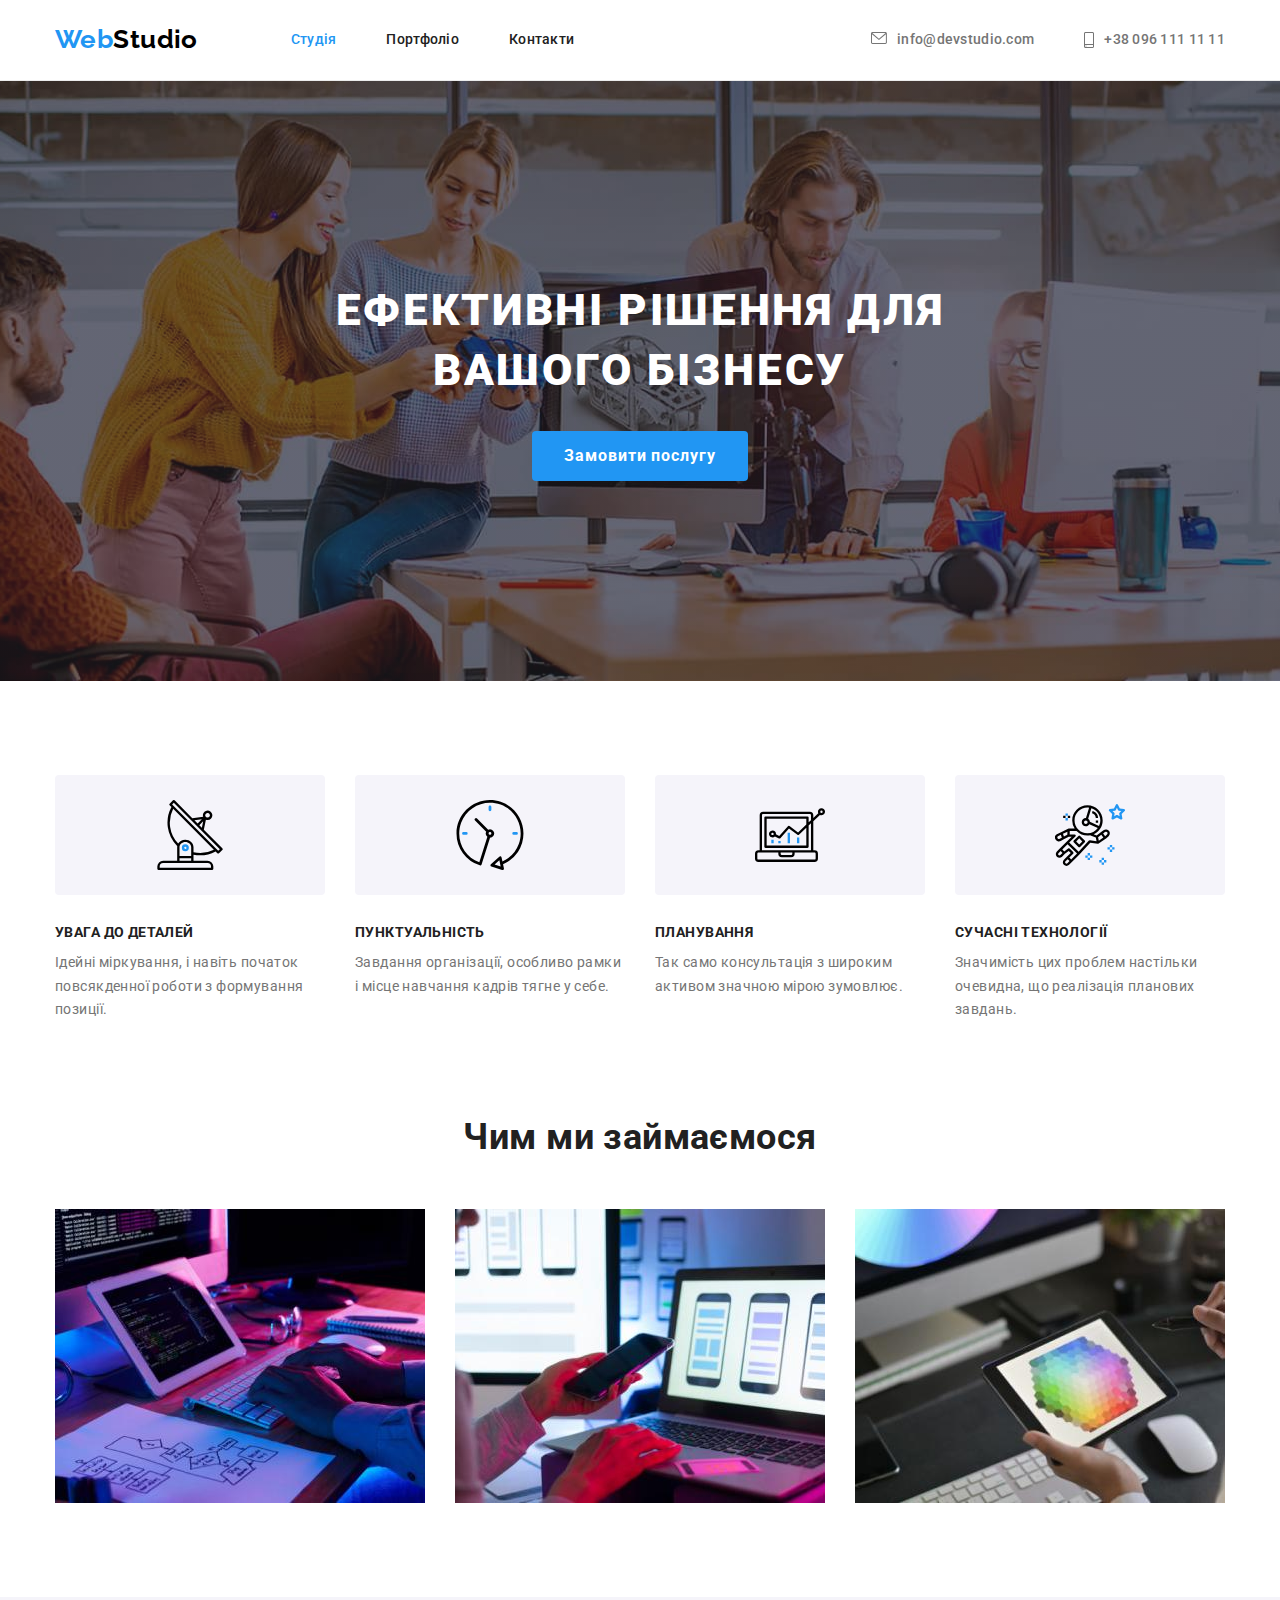
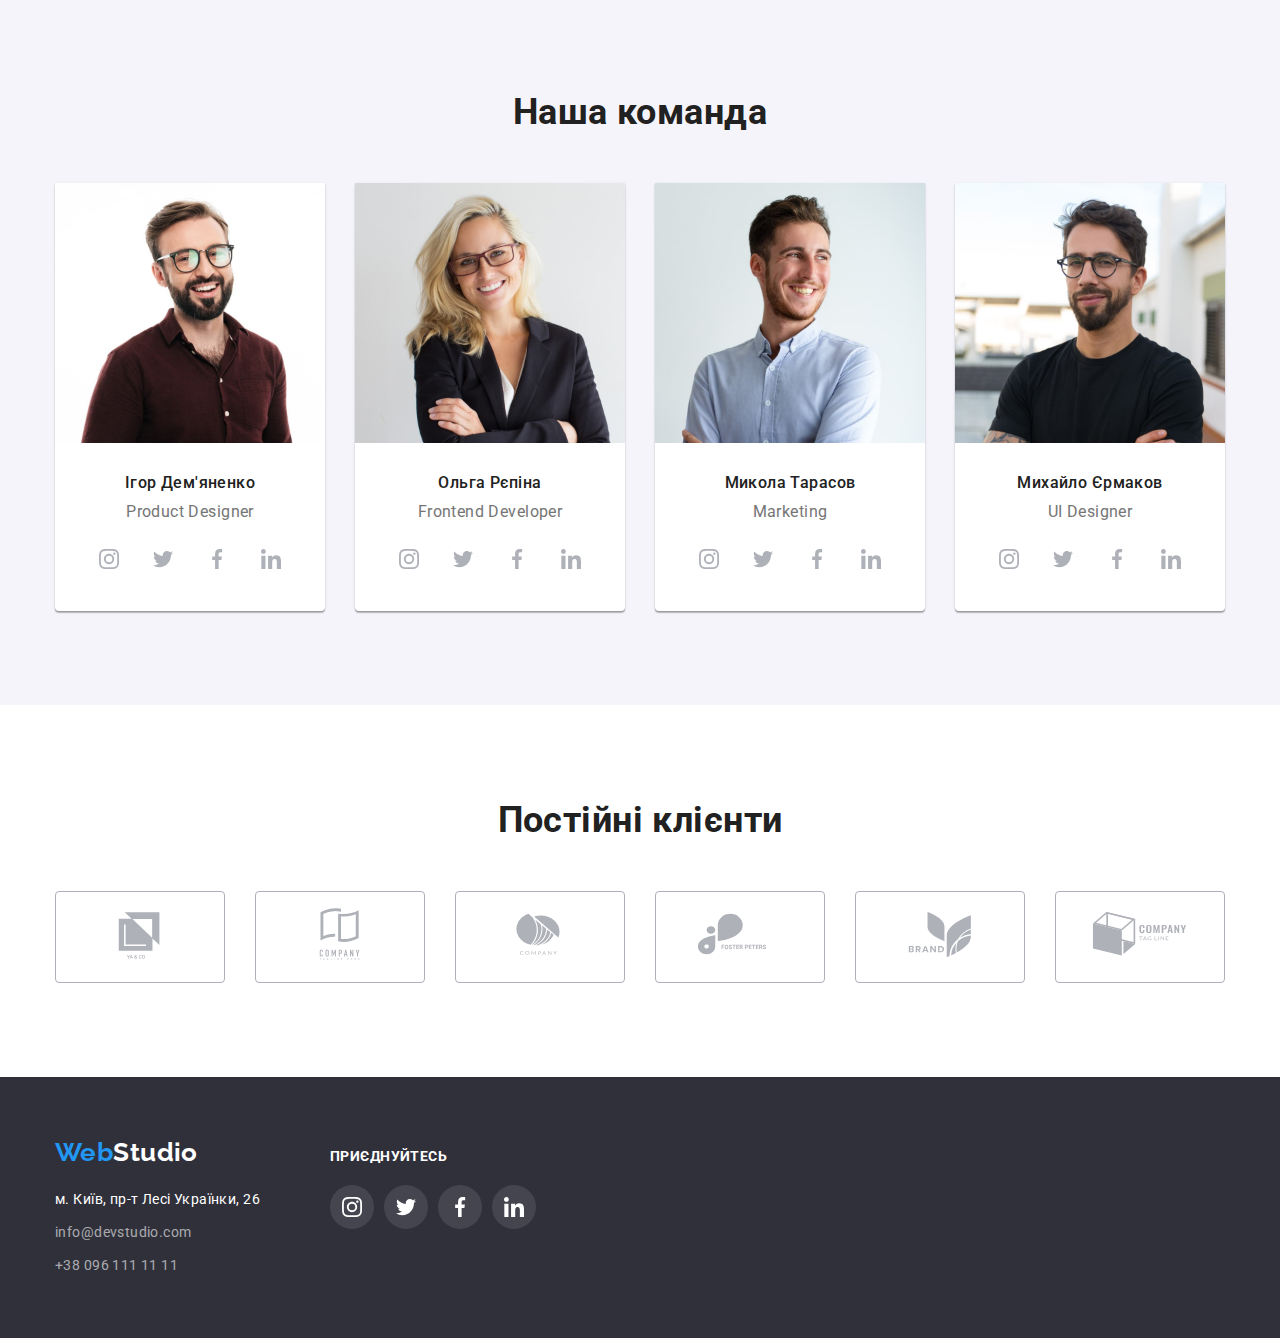
<file: index.html>
<!DOCTYPE html>
<html lang="uk">
<head>
    <meta charset="UTF-8">
    <meta http-equiv="X-UA-Compatible" content="IE=edge">
    <meta name="viewport" content="width=device-width, initial-scale=1.0">
    <title>Студія</title>
    <link href="https://fonts.googleapis.com/css2?family=Raleway:wght@700&family=Roboto:wght@400;500;700;900&display=swap"
        rel="stylesheet">
    <link rel="stylesheet" href="https://cdn.jsdelivr.net/npm/modern-normalize@1.1.0/modern-normalize.min.css">
    <link rel="stylesheet" href="./css/styles.css">
</head>
<body>
    <!--Шапка сторінки-->
    <header class="header">
        <div class="container">
            <a href="/" class="logo logo-h">Web<span class="logo-end">Studio</span></a>
            <nav>
                <ul class="menu-nav list">
                    <li><a href="./index.html" class="link current">Студія</a></li>
                    <li class="list-link"><a href="./portfolio.html" class="link">Портфоліо</a></li>
                    <li class="list-link"><a href="" class="link">Контакти</a></li>
                </ul>
            </nav>
            <ul class="contacts list">
                <li><a href="mailto:info@devstudio.com" class="contacts-link">
                    <svg class="menu-nav-icons" width="16" height="12">
                        <use href="./images/icons.svg#envelope"></use>
                    </svg>
                    info@devstudio.com</a></li>
                <li class="list-link"><a href="tel:+380961111111" class="contacts-link">
                    <svg class="menu-nav-icons" width="10" height="16">
                        <use href="./images/icons.svg#smartphone"></use>
                    </svg>
                    +38 096 111 11 11</a></li>
            </ul>
        </div>
    </header>
    <main>
        <!--Шапка-->
        <section class="hero section">
            <div class="container">
                <h1 class="hero-title">Ефективні рішення для <br> вашого бізнесу</h1>
                <button type="button" class="hero-button">Замовити послугу</button>
            </div>
        </section>
        <!--Особливості-->
        <section class="section features">
            <div class="container">
                <h2 class="visually-hidden">Особливості</h2>
                <ul class="list principles">
                        <li class="item">
                            <div class="icon-block">
                                <svg class="features-icons" width="70" height="70">
                                    <use href="./images/icons.svg#antenna"></use>
                                </svg>
                            </div>
                            <h3 class="principles-title">УВАГА ДО ДЕТАЛЕЙ</h3>
                            <p class="principles-text">Ідейні міркування, і навіть початок повсякденної роботи з формування позиції.</p>
                        </li>
                        <li class="item">
                            <div class="icon-block">
                                <svg class="features-icons" width="70" height="70">
                                    <use href="./images/icons.svg#clock"></use>
                                </svg>
                            </div>
                            <h3 class="principles-title">ПУНКТУАЛЬНІСТЬ</h3>
                            <p class="principles-text">Завдання організації, особливо рамки і місце навчання кадрів тягне у себе.</p>
                        </li>
                        <li class="item">
                            <div class="icon-block">
                                <svg class="features-icons" width="70" height="70">
                                    <use href="./images/icons.svg#diagram"></use>
                                </svg>
                            </div>
                            <h3 class="principles-title">ПЛАНУВАННЯ</h3>
                            <p class="principles-text">Так само консультація з широким активом значною мірою зумовлює.</p>
                        </li>
                        <li class="item">
                            <div class="icon-block">
                                <svg class="features-icons" width="70" height="70">
                                    <use href="./images/icons.svg#astronaut"></use>
                                </svg>
                            </div>
                            <h3 class="principles-title">СУЧАСНІ ТЕХНОЛОГІЇ</h3>
                            <p class="principles-text">Значимість цих проблем настільки очевидна, що реалізація планових завдань.</p>
                        </li>
                </ul>
            </div>
        </section>
        <!--Чим ми займаємося-->
        <section class="section">
            <div class="container">
                <h2 class="work">Чим ми займаємося</h2>
                <ul class="list works">
                    <li class="works-item"><img src="./images/box1.jpg" alt="Веб-розробка" width="370" height="294"></li>
                    <li class="works-item"><img src="./images/box2.jpg" alt="Мобільні додатки" width="370" height="294"></li>
                    <li class="works-item"><img src="./images/box3.jpg" alt="Веб-дизайн" width="370" height="294"></li>
                </ul>
            </div>
        </section>
        <!--Наша команда-->
        <section class="our-team section">
            <div class="container">
                <h2 class="team">Наша команда</h2>
                <ul class="list team-list">
                    <li class="team-card">
                        <img src="./images/team1.jpg" alt="Дизайнер Дем'яненко" width="270" height="260">
                        <div class="card-text">
                            <h3 class="team-name">Ігор Дем'яненко</h3>
                            <p class="job-pos">Product Designer</p>
                            <ul class="socials-list list">
                                <li>
                                    <a href="https://www.instagram.com" class="socials-link" target="_blank" rel="noopener noreferrer nofollow">
                                        <svg width="20" height="20">
                                            <use href="./images/icons.svg#instagram"></use>
                                        </svg>
                                    </a>
                                </li>
                                <li>
                                    <a href="https://twitter.com" class="socials-link" target="_blank" rel="noopener noreferrer nofollow">
                                        <svg width="20" height="20">
                                            <use href="./images/icons.svg#twitter"></use>
                                        </svg>
                                    </a>
                                </li>
                                <li>
                                    <a href="https://www.facebook.com" class="socials-link" target="_blank" rel="noopener noreferrer nofollow">
                                        <svg width="20" height="20">
                                            <use href="./images/icons.svg#facebook"></use>
                                        </svg>
                                    </a>
                                </li>
                                <li>
                                    <a href="https://www.linkedin.com" class="socials-link" target="_blank" rel="noopener noreferrer nofollow">
                                        <svg width="20" height="20">
                                            <use href="./images/icons.svg#linkedin"></use>
                                        </svg>
                                    </a>
                                </li>
                            </ul>
                        </div>
                    </li>
                    <li class="team-card">
                        <img src="./images/team2.jpg" alt="Розробник Рєпіна" width="270" height="260">
                        <div class="card-text">
                            <h3 class="team-name">Ольга Рєпіна</h3>
                            <p class="job-pos">Frontend Developer</p>
                            <ul class="socials-list list">
                                <li>
                                    <a href="https://www.instagram.com" class="socials-link" target="_blank" rel="noopener noreferrer nofollow">
                                        <svg width="20" height="20">
                                            <use href="./images/icons.svg#instagram"></use>
                                        </svg>
                                    </a>
                                </li>
                                <li>
                                    <a href="https://twitter.com" class="socials-link" target="_blank" rel="noopener noreferrer nofollow">
                                        <svg width="20" height="20">
                                            <use href="./images/icons.svg#twitter"></use>
                                        </svg>
                                    </a>
                                </li>
                                <li>
                                    <a href="https://www.facebook.com" class="socials-link" target="_blank" rel="noopener noreferrer nofollow">
                                        <svg width="20" height="20">
                                            <use href="./images/icons.svg#facebook"></use>
                                        </svg>
                                    </a>
                                </li>
                                <li>
                                    <a href="https://www.linkedin.com" class="socials-link" target="_blank" rel="noopener noreferrer nofollow">
                                        <svg width="20" height="20">
                                            <use href="./images/icons.svg#linkedin"></use>
                                        </svg>
                                    </a>
                                </li>
                            </ul>
                        </div>
                    </li>
                    <li class="team-card">
                        <img src="./images/team3.jpg" alt="Маркетолог Тарасов" width="270" height="260">
                        <div class="card-text">
                            <h3 class="team-name">Микола Тарасов</h3>
                            <p class="job-pos">Marketing</p>
                            <ul class="socials-list list">
                                <li>
                                    <a href="https://www.instagram.com" class="socials-link" target="_blank" rel="noopener noreferrer nofollow">
                                        <svg width="20" height="20">
                                            <use href="./images/icons.svg#instagram"></use>
                                        </svg>
                                    </a>
                                </li>
                                <li>
                                    <a href="https://twitter.com" class="socials-link" target="_blank" rel="noopener noreferrer nofollow">
                                        <svg width="20" height="20">
                                            <use href="./images/icons.svg#twitter"></use>
                                        </svg>
                                    </a>
                                </li>
                                <li>
                                    <a href="https://www.facebook.com" class="socials-link" target="_blank" rel="noopener noreferrer nofollow">
                                        <svg width="20" height="20">
                                            <use href="./images/icons.svg#facebook"></use>
                                        </svg>
                                    </a>
                                </li>
                                <li>
                                    <a href="https://www.linkedin.com" class="socials-link" target="_blank" rel="noopener noreferrer nofollow">
                                        <svg width="20" height="20">
                                            <use href="./images/icons.svg#linkedin"></use>
                                        </svg>
                                    </a>
                                </li>
                            </ul>
                        </div>
                    </li>
                    <li class="team-card">
                        <img src="./images/team4.jpg" alt="Дизайнер Єрмаков" width="270" height="260">
                        <div class="card-text">
                            <h3 class="team-name">Михайло Єрмаков</h3>
                            <p class="job-pos">UI Designer</p>
                            <ul class="socials-list list">
                                <li>
                                    <a href="https://www.instagram.com" class="socials-link" target="_blank" rel="noopener noreferrer nofollow">
                                        <svg width="20" height="20">
                                            <use href="./images/icons.svg#instagram"></use>
                                        </svg>
                                    </a>
                                </li>
                                <li>
                                    <a href="https://twitter.com" class="socials-link" target="_blank" rel="noopener noreferrer nofollow">
                                        <svg width="20" height="20">
                                            <use href="./images/icons.svg#twitter"></use>
                                        </svg>
                                    </a>
                                </li>
                                <li>
                                    <a href="https://www.facebook.com" class="socials-link" target="_blank" rel="noopener noreferrer nofollow">
                                        <svg width="20" height="20">
                                            <use href="./images/icons.svg#facebook"></use>
                                        </svg>
                                    </a>
                                </li>
                                <li>
                                    <a href="https://www.linkedin.com" class="socials-link" target="_blank" rel="noopener noreferrer nofollow">
                                        <svg width="20" height="20">
                                            <use href="./images/icons.svg#linkedin"></use>
                                        </svg>
                                    </a>
                                </li>
                            </ul>
                        </div>
                    </li>
                </ul>
            </div>
        </section>
        <!--Постійні клієнти-->
        <section class="section">
            <div class="container">
                <h2 class="clients">Постійні клієнти</h2>
                <ul class="list clients-list">
                    <li class="clients-item">
                        <a href="">
                            <svg class="clients-icons" width="106" height="60">
                                <use href="./images/icons.svg#logo-1"></use>
                            </svg>
                        </a>
                    </li>
                    <li class="clients-item">
                        <a href="">
                            <svg class="clients-icons" width="106" height="60">
                                <use href="./images/icons.svg#logo-2"></use>
                            </svg>
                        </a>
                    </li>
                    <li class="clients-item">
                        <a href="">
                            <svg class="clients-icons" width="106" height="60">
                                <use href="./images/icons.svg#logo-3"></use>
                            </svg>
                        </a>
                    </li>
                    <li class="clients-item">
                        <a href="">
                            <svg class="clients-icons" width="106" height="60">
                                <use href="./images/icons.svg#logo-4"></use>
                            </svg>
                        </a>
                    </li>
                    <li class="clients-item">
                        <a href="">
                            <svg class="clients-icons" width="106" height="60">
                                <use href="./images/icons.svg#logo-5"></use>
                            </svg>
                        </a>
                    </li>
                    <li class="clients-item">
                        <a href="">
                            <svg class="clients-icons" width="106" height="60">
                                <use href="./images/icons.svg#logo-6"></use>
                            </svg>
                        </a>
                    </li>
                </ul>
            </div>
        </section>
    </main>
    <!--Підвал сторінки-->
    <footer class="footer">
        <div class="container">
            <div>
                <a href="/" class="logo logo-f">Web<span class="logo-end-f">Studio</span></a>
                <address>
                    <ul class="list">
                        <li class="adress-li"><a
                            href="https://goo.gl/maps/xRPYW7kkfp8a4WXSA"
                            target="_blank"
                            rel="noopener noreferrer nofollow"
                            class="adress-link">м. Київ, пр-т Лесі Українки, 26</a>
                        </li>
                        <li class="adress-li"><a
                            href="mailto:info@devstudio.com"
                            target="_blank"
                            rel="noopener noreferrer nofollow"
                            class="info-link">info@devstudio.com</a>
                        </li>
                        <li class="adress-li"><a href="tel:+380961111111" class="info-link">+38 096 111 11 11</a></li>
                    </ul>
                </address>
            </div>
            <div class="f-right">
                <p class="join">приєднуйтесь</p>
                <ul class="socials-list list">
                    <li class="link-item">
                        <a href="https://www.instagram.com" class="socials-link" target="_blank" rel="noopener noreferrer nofollow">
                            <svg class="socials-icons" width="20" height="20">
                                <use href="./images/icons.svg#instagram"></use>
                            </svg>
                        </a>
                    </li>
                    <li class="link-item">
                        <a href="https://twitter.com" class="socials-link" target="_blank" rel="noopener noreferrer nofollow">
                            <svg class="socials-icons" width="20" height="20">
                                <use href="./images/icons.svg#twitter"></use>
                            </svg>
                        </a>
                    </li>
                    <li class="link-item">
                        <a href="https://www.facebook.com" class="socials-link" target="_blank" rel="noopener noreferrer nofollow">
                            <svg class="socials-icons" width="20" height="20">
                                <use href="./images/icons.svg#facebook"></use>
                            </svg>
                        </a>
                    </li>
                    <li class="link-item">
                        <a href="https://www.linkedin.com" class="socials-link" target="_blank" rel="noopener noreferrer nofollow">
                            <svg class="socials-icons" width="20" height="20">
                                <use href="./images/icons.svg#linkedin"></use>
                            </svg>
                        </a>
                    </li>
                </ul>

            </div>
        </div>
    </footer>
</body>
</html>
</file>
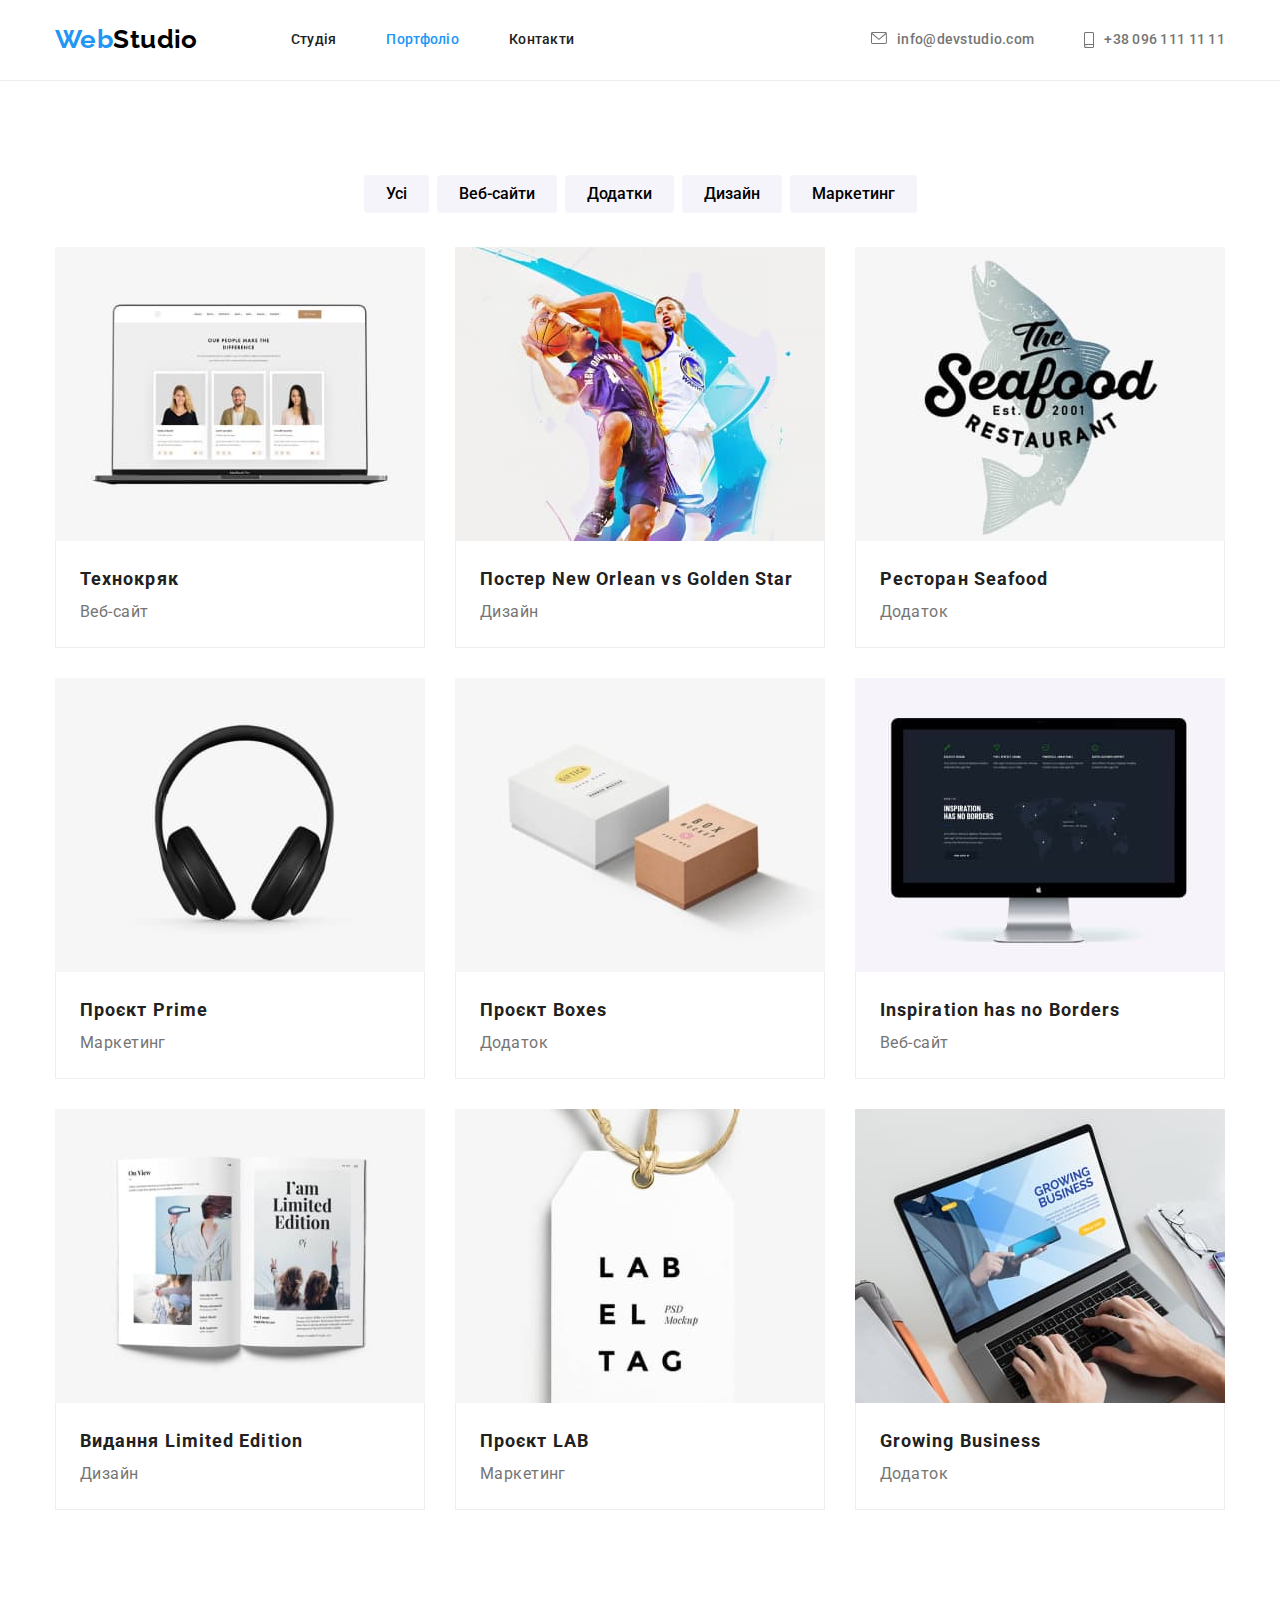
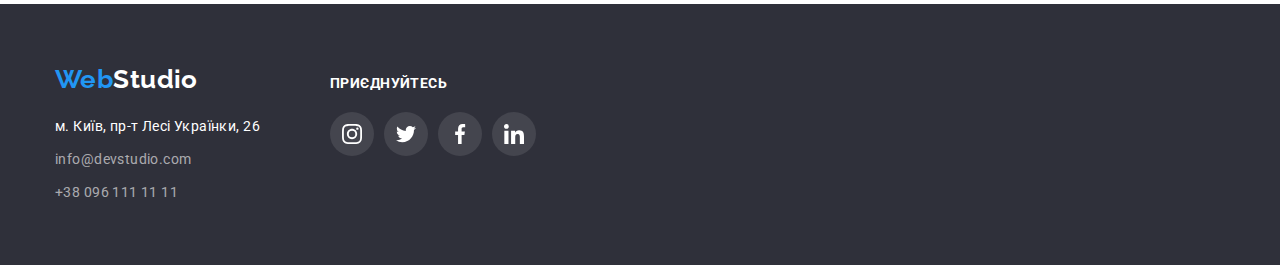
<file: portfolio.html>
<!DOCTYPE html>
<html lang="uk">
<head>
    <meta charset="UTF-8">
    <meta http-equiv="X-UA-Compatible" content="IE=edge">
    <meta name="viewport" content="width=device-width, initial-scale=1.0">
    <title>Портфоліо</title>
    <link href="https://fonts.googleapis.com/css2?family=Raleway:wght@700&family=Roboto:wght@400;500;700;900&display=swap"
        rel="stylesheet">
    <link rel="stylesheet" href="https://cdn.jsdelivr.net/npm/modern-normalize@1.1.0/modern-normalize.min.css">
    <link rel="stylesheet" href="./css/styles.css">
</head>
<body>
    <!--Шапка сторінки-->
    <header class="header">
        <div class="container">
            <a href="/" class="logo logo-h">Web<span class="logo-end">Studio</span></a>
            <nav>
                <ul class="menu-nav list">
                    <li><a href="./index.html" class="link">Студія</a></li>
                    <li class="list-link"><a href="./portfolio.html" class="link current">Портфоліо</a></li>
                    <li class="list-link"><a href="" class="link">Контакти</a></li>
                </ul>
            </nav>
            <ul class="contacts list">
                <li><a href="mailto:info@devstudio.com" class="contacts-link">
                        <svg class="menu-nav-icons" width="16" height="12">
                            <use href="./images/icons.svg#envelope"></use>
                        </svg>
                        info@devstudio.com</a></li>
                <li class="list-link"><a href="tel:+380961111111" class="contacts-link">
                        <svg class="menu-nav-icons" width="10" height="16">
                            <use href="./images/icons.svg#smartphone"></use>
                        </svg>
                        +38 096 111 11 11</a></li>
            </ul>
        </div>
    </header>
    <main>
        <section class="section">
            <div class="container">
                <h1 class="visually-hidden">Приклади робіт</h1>
                <ul class="list filter-list">
                    <li class="filter-li"><button type="button" class="filter">Усі</button></li>
                    <li class="filter-li"><button type="button" class="filter">Веб-сайти</button></li>
                    <li class="filter-li"><button type="button" class="filter">Додатки</button></li>
                    <li class="filter-li"><button type="button" class="filter">Дизайн</button></li>
                    <li class="filter-li"><button type="button" class="filter">Маркетинг</button></li>
                </ul>
                    <ul class="examples list">
                <li>
                    <a href="http://" class="example-link">
                    <img src="./images/technokryak.jpg" alt="Технокряк" width="370" height="294">
                    <div class="infos">
                        <h2 class="example-item">Технокряк</h2>
                        <p class="p-text">Веб-сайт</p>
                    </div>
                    </a>
                </li>
                <li>
                    <a href="http://" class="example-link">
                    <img src="./images/basketball.jpg" alt="Постер" width="370" height="294">
                    <div class="infos">
                        <h2 class="example-item">Постер New Orlean vs Golden Star</h2>
                        <p class="p-text">Дизайн</p>
                    </div>
                    </a>
                </li>
                <li>
                    <a href="http://" class="example-link">
                    <img src="./images/seafood.jpg" alt="Ресторан" width="370" height="294">
                    <div class="infos">
                        <h2 class="example-item">Ресторан Seafood</h2>
                        <p class="p-text">Додаток</p>
                    </div>
                    </a>
                </li>
                <li>
                    <a href="http://" class="example-link">
                    <img src="./images/prime.jpg" alt="Prime" width="370" height="294">
                    <div class="infos">
                        <h2 class="example-item">Проєкт Prime</h2>
                        <p class="p-text">Маркетинг</p>
                    </div>
                    </a>
                </li>
                <li>
                    <a href="http://" class="example-link">
                    <img src="./images/boxes.jpg" alt="Boxes" width="370" height="294">
                    <div class="infos">
                        <h2 class="example-item">Проєкт Boxes</h2>
                        <p class="p-text">Додаток</p>
                    </div>
                    </a>
                </li>
                <li>
                    <a href="http://" class="example-link">
                    <img src="./images/ihnb.jpg" alt="IhnB" width="370" height="294">
                    <div class="infos">
                        <h2 class="example-item">Inspiration has no Borders</h2>
                        <p class="p-text">Веб-сайт</p>
                    </div>
                    </a>
                </li>
                <li>
                    <a href="http://" class="example-link">
                    <img src="./images/limited-edition.jpg" alt="Limited Edition" width="370" height="294">
                    <div class="infos">
                        <h2 class="example-item">Видання Limited Edition</h2>
                        <p class="p-text">Дизайн</p>
                    </div>
                    </a>
                </li>
                <li>
                    <a href="http://" class="example-link">
                    <img src="./images/lab.jpg" alt="LAB" width="370" height="294">
                    <div class="infos">
                        <h2 class="example-item">Проєкт LAB</h2>
                        <p class="p-text">Маркетинг</p>
                    </div>
                    </a>
                </li>
                <li>
                    <a href="http://" class="example-link">
                    <img src="./images/growing-business.jpg" alt="Growing Business" width="370" height="294">
                    <div class="infos">
                        <h2 class="example-item">Growing Business</h2>
                        <p class="p-text">Додаток</p>
                    </div>
                    </a>
                </li>
                    </ul>
            </div>
        </section>
    </main>
    <!--Підвал сторінки-->
    <footer class="footer">
        <div class="container">
            <div>
                <a href="/" class="logo logo-f">Web<span class="logo-end-f">Studio</span></a>
                <address>
                    <ul class="list">
                        <li class="adress-li"><a href="https://goo.gl/maps/xRPYW7kkfp8a4WXSA" target="_blank"
                                rel="noopener noreferrer nofollow" class="adress-link">м. Київ, пр-т Лесі Українки, 26</a>
                        </li>
                        <li class="adress-li"><a href="mailto:info@devstudio.com" target="_blank"
                                rel="noopener noreferrer nofollow" class="info-link">info@devstudio.com</a>
                        </li>
                        <li class="adress-li"><a href="tel:+380961111111" class="info-link">+38 096 111 11 11</a></li>
                    </ul>
                </address>
            </div>
            <div class="f-right">
                <p class="join">приєднуйтесь</p>
                <ul class="socials-list list">
                    <li class="link-item">
                        <a href="https://www.instagram.com" class="socials-link" target="_blank"
                            rel="noopener noreferrer nofollow">
                            <svg class="socials-icons" width="20" height="20">
                                <use href="./images/icons.svg#instagram"></use>
                            </svg>
                        </a>
                    </li>
                    <li class="link-item">
                        <a href="https://twitter.com" class="socials-link" target="_blank"
                            rel="noopener noreferrer nofollow">
                            <svg class="socials-icons" width="20" height="20">
                                <use href="./images/icons.svg#twitter"></use>
                            </svg>
                        </a>
                    </li>
                    <li class="link-item">
                        <a href="https://www.facebook.com" class="socials-link" target="_blank"
                            rel="noopener noreferrer nofollow">
                            <svg class="socials-icons" width="20" height="20">
                                <use href="./images/icons.svg#facebook"></use>
                            </svg>
                        </a>
                    </li>
                    <li class="link-item">
                        <a href="https://www.linkedin.com" class="socials-link" target="_blank"
                            rel="noopener noreferrer nofollow">
                            <svg class="socials-icons" width="20" height="20">
                                <use href="./images/icons.svg#linkedin"></use>
                            </svg>
                        </a>
                    </li>
                </ul>
    
            </div>
        </div>
    </footer>
    </body>
    </html>
</file>
<file: css/styles.css>
/* Палітра
основний колір тексту - #212121;
додатковий колір тексту - #757575;
колір активності - #2196F3;
білий колір - #FFFFFF;*/

:root{
    --main-text-color: #212121;
    --second-text-color: #757575;
    --activ-color: #2196F3;
    --white-color:#FFFFFF;
}

body{
    color: var(--main-text-color);
    background-color: var(--white-color);
    font-family: Roboto, sans-serif;
    font-size: 14px;
    letter-spacing: 0.03em;
}

.list{
    list-style: none;
}

.container{
    width: 1200px;
    margin: 0 auto;
    padding: 0 15px;
}

h1, h2, h3, h4, h5, h6, p, ul{
    margin: 0;
    padding: 0;
}

.section{
    padding-top: 94px;
    padding-bottom: 94px;
}

a{
    text-decoration: none;
}

img{
    display: block;
}

.header{
    border-bottom: 1px solid #ECECEC;
}

.header > .container{
    display: flex;
    align-items: center;
}

.menu-nav{
    margin-left: 93px;
}

.menu-nav-icons{
    margin-right: 10px;
    fill: var(--second-text-color);
}

.menu-nav-icons:hover,
.menu-nav-icons:focus{
    fill: var(--activ-color);
}

.list-link{
    margin-left: 50px;
}

.logo{
    color: var(--activ-color);
    font-family: 'Raleway', sans-serif;
    font-weight: 700;
    font-size: 26px;
    line-height: 1.19;
}

.logo-end{
    color: #000000;
}

.logo-end-f{
    color: var(--white-color);
}

.logo-h{
    padding-top: 24px;
    padding-bottom: 25px;
}

.link{
    color: var(--main-text-color);
}

.contacts-link{
    color: var(--second-text-color);
}

.link:hover,
.link:focus,
.contacts-link:hover,
.contacts-link:focus,
.adress-link:hover,
.adress-link:focus,
.info-link:hover,
.info-link:focus,
.current {
color: var(--activ-color);
}

.contacts-link:hover .menu-nav-icons,
.contacts-link:focus .menu-nav-icons{
    fill: currentColor;
}

.contacts,
.menu-nav{
    display: flex;
    font-weight: 500;
    line-height: 1.14;
    letter-spacing: 0.02em;
}

.menu-nav .link,
.contacts .contacts-link {
    display: flex;
    padding-top: 32px;
    padding-bottom: 32px;
}

.contacts{
    margin-left: auto;
}

.hero{
    padding-top: 200px;
    padding-bottom: 200px;
    background-color: #C4C4C4;
    background-image:
    linear-gradient(
        #2F303A66 40%, 
        #2F303A66 40%), url("../images/hero-foto.jpg");
    background-size: cover;
    background-position: 50% 50%;
}

.hero-title{
    color: var(--white-color);
    font-weight: 900;
    font-size: 44px;
    line-height: 1.36;
    text-align: center;
    letter-spacing: 0.06em;
    text-transform: uppercase;
}

.hero-button{
    display: flex;
    width: 216px;
    height: 50px;
    justify-content: center;
    margin-top: 30px;
    margin-left: auto;
    margin-right: auto;
    color: var(--white-color);
    background-color: var(--activ-color);
    font-family: inherit;
    font-weight: 700;
    font-size: 16px;
    line-height: 1.88;
    align-items: center;
    text-align: center;
    letter-spacing: 0.06em;
    cursor: pointer;
    border-style: none;
    border-radius: 4px;
}

.hero-button:hover{
    background-color: #188CE8;
}

.features{
    padding-bottom: 0;
}

.icon-block{
    display: flex;
    align-items: center;
    justify-content: center;
    width: 270px;
    height: 120px;
    background: #F5F4FA;
    border-radius: 4px;
}

.principles{
    display: flex;
}

.principles .item{
    width: 270px;
    margin-right: 30px;
}

.principles .item:last-child{
    margin: 0;
}

.principles-title{
    margin-bottom: 10px;
    margin-top: 30px;
    font-weight: 700;
    font-size: 14px;
    line-height: 1.14;
    text-transform: uppercase;
}

.principles-text{
    color: var(--second-text-color);
    line-height: 1.71;
}

.works{
    display: flex;
}

.work{
    margin-bottom: 50px;
    font-weight: 700;
    font-size: 36px;
    line-height: 1.17;
    text-align: center;
}

.works-item:not(:last-child){
    margin-right: 30px;
}

.our-team{
    background-color: #F5F4FA;
}

.team{
    margin-bottom: 50px;
    font-weight: 700;
    font-size: 36px;
    line-height: 1.17;
    text-align: center;
}

.team-list{
    display: flex;
}

.team-card{
    background-color: var(--white-color);
    box-shadow: 0px 1px 3px rgba(0, 0, 0, 0.12), 0px 1px 1px rgba(0, 0, 0, 0.14), 0px 2px 1px rgba(0, 0, 0, 0.2);
    border-radius: 0px 0px 4px 4px;
}

.team-card:not(:last-child){
    margin-right: 30px;
}

.team-name{
    margin-bottom: 10px;
    font-weight: 500;
    font-size: 16px;
    line-height: 1.19;
    text-align: center;
}

.job-pos{
    color: var(--second-text-color);
    font-size: 16px;
    line-height: 1.19;
    text-align: center;
    margin-bottom: 16px;
}

.card-text{
    padding: 30px 0;
}

.socials-list{
    display: flex;
    padding: 0;
    margin: 0 32px;
    width: 206px;
    height: 44px;
    align-items: center;
    gap: 10px;
}

.socials-link{
    display: flex;
    align-items: center;
    justify-content: center;
    width: 44px;
    height: 44px;
    fill: #AFB1B8;
    border-radius: 50%;
}

.socials-link:hover,
.socials-link:focus{
    fill: #FFFFFF;
    background-color: var(--activ-color);
}

.clients{
    margin-bottom: 50px;
    font-weight: 700;
    font-size: 36px;
    line-height: 1.17;
    text-align: center;
}

.clients-list{
    display: flex;
    gap: 30px;
}

.clients-item{
    display: flex;
    align-items: center;
    justify-content: center;
    width: 170px;
    height: 92px;
    border: 1px solid #AFB1B8;
    border-radius: 4px;
}

.clients-item:hover,
.clients-item:focus{
    border: 1px solid var(--activ-color);
    cursor: pointer;
}

.clients-icons{
    fill: #AFB1B8;
}

.clients-item:hover .clients-icons,
.clients-item:focus .clients-icons{
    fill: var(--activ-color);
}

.footer{
    padding: 60px 0;
    background-color: #2F303A;
}

.footer .container{
    display: flex;
    align-items: baseline;
}

.logo-f{
    display: block;
    margin-bottom: 20px;
}

.adress-li:not(:last-child){
    margin-bottom: 9px;
}

.adress-link{
    color: var(--white-color);
    font-style: normal;
    line-height: 1.71;
}

.f-right{
    width: 206px;
    height: 80px;
    margin-left: 70px;
}

.f-right .socials-list{
    margin: 0;
}

.join{
    width: auto;
    margin-bottom: 20px;
    font-weight: 700;
    font-size: 14px;
    line-height: 1.14;
    letter-spacing: 0.03em;
    text-transform: uppercase;
    color: #FFFFFF;
}

.link-item{
    background-color: rgba(255, 255, 255, 0.1);
    border-radius: 50%;
}

.socials-icons{
    fill: var(--white-color);
}

.info-link{
    color: rgba(255, 255, 255, 0.6);
    font-style: normal;
    line-height: 1.71;
}

.filter-list{
    display: flex;
    justify-content: center;
    margin-bottom: 34px;
}

.filter-li:not(:last-child){
    margin-right: 8px;
}

.filter{
    padding: 6px 22px;
    border-style: none;
    background-color: #F5F4FA;
    font-family: inherit;
    font-weight: 500;
    font-size: 16px;
    line-height: 1.63;
    text-align: center;
    cursor: pointer;
    border-radius: 4px;
}

.filter:hover,
.filter:focus{
    background-color: var(--activ-color);
    color: var(--white-color);
    box-shadow: 0px 3px 1px rgba(0, 0, 0, 0.1), 0px 1px 2px rgba(0, 0, 0, 0.08), 0px 2px 2px rgba(0, 0, 0, 0.12);
}

.examples{
    display: flex;
    flex-wrap: wrap;
    gap: 30px;
}

.example-link{
    display: block;
}

.example-link:hover,
.example-link:focus{
    box-shadow: 0px 1px 1px rgba(0, 0, 0, 0.12), 0px 4px 4px rgba(0, 0, 0, 0.06), 1px 4px 6px rgba(0, 0, 0, 0.16);
}

.infos{
    padding: 20px 24px;
    border-left: 1px solid #EEEEEE;
    border-bottom: 1px solid #EEEEEE;
    border-right: 1px solid #EEEEEE;
}

.example-item{
    color: var(--main-text-color);
    font-weight: 700;
    font-size: 18px;
    line-height: 2;
    letter-spacing: 0.06em;
}

.p-text{
    color: var(--second-text-color);
    font-size: 16px;
    line-height: 1.88;
}

.visually-hidden {
position: absolute;
width: 1px;
height: 1px;
margin: -1px;
border: 0;
padding: 0;
white-space: nowrap;
clip-path: inset(100%);
clip: rect(0 0 0 0);
overflow: hidden;
}
</file>
